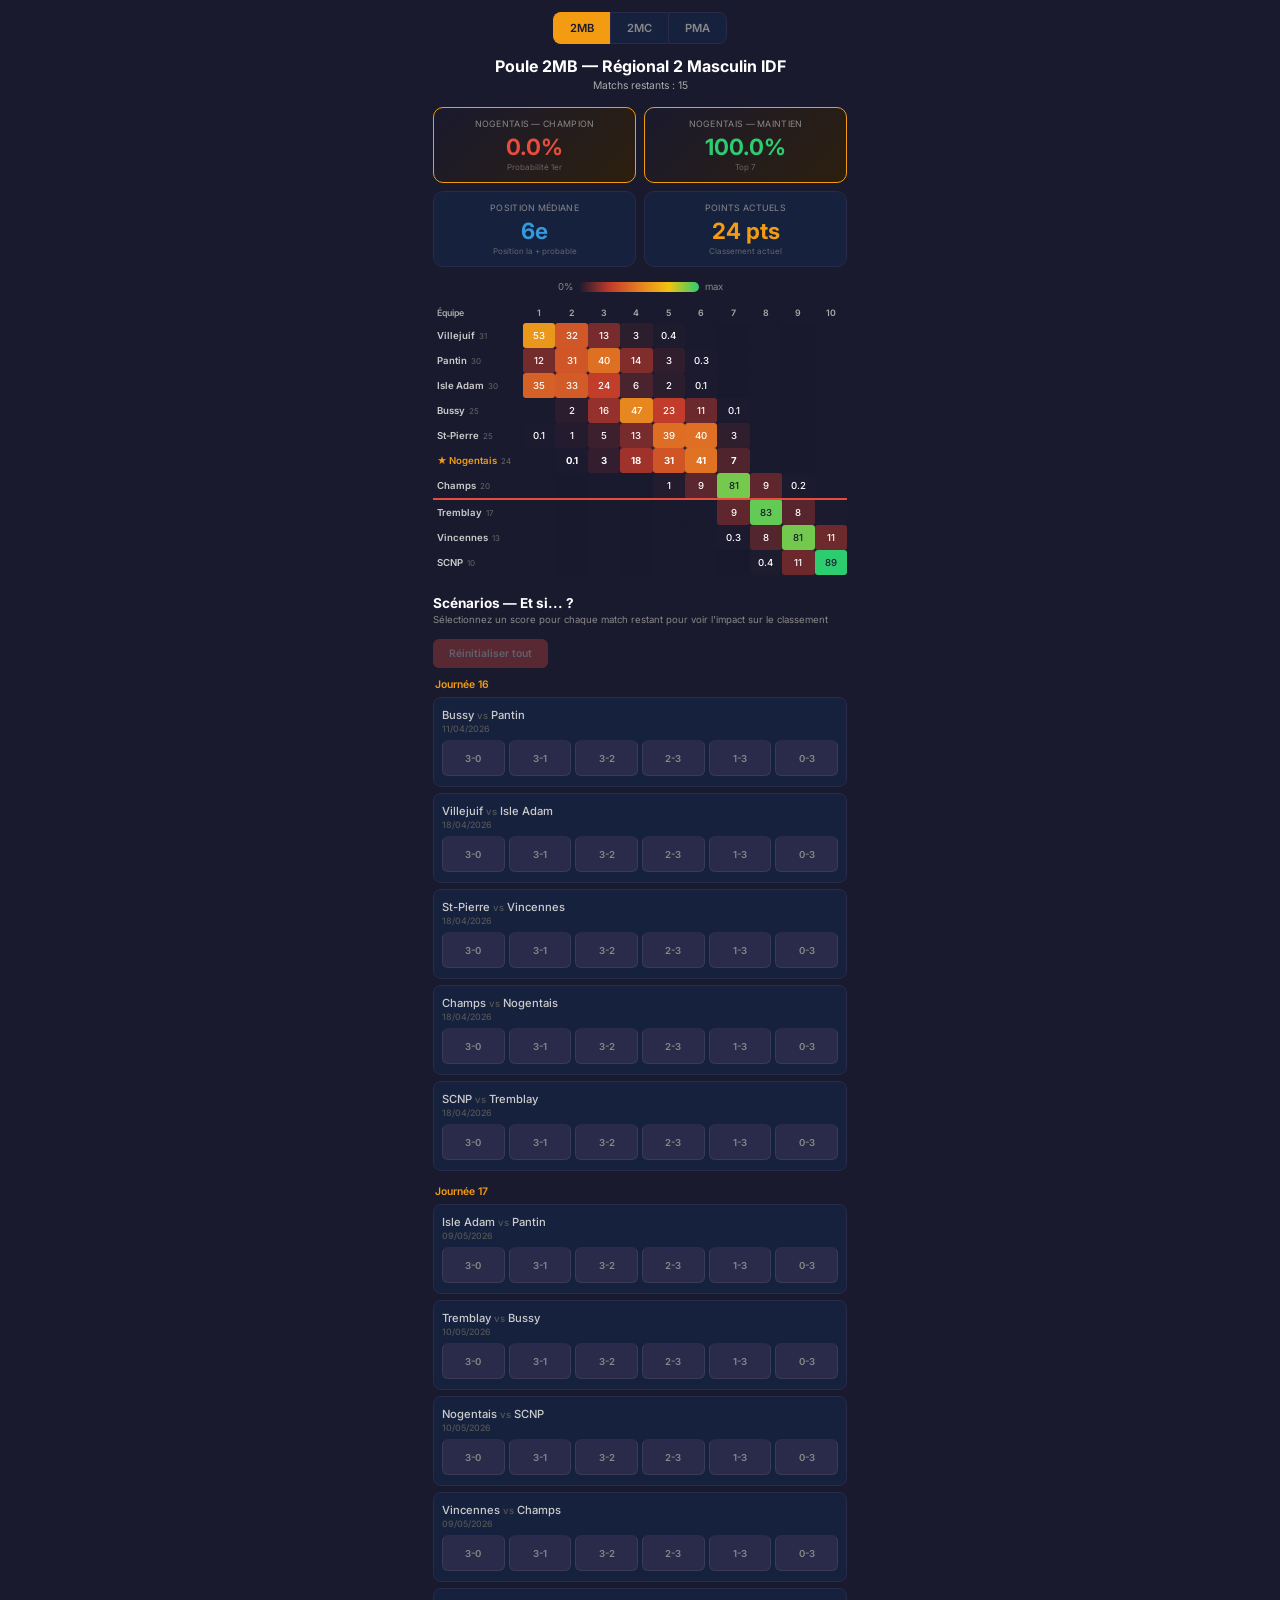
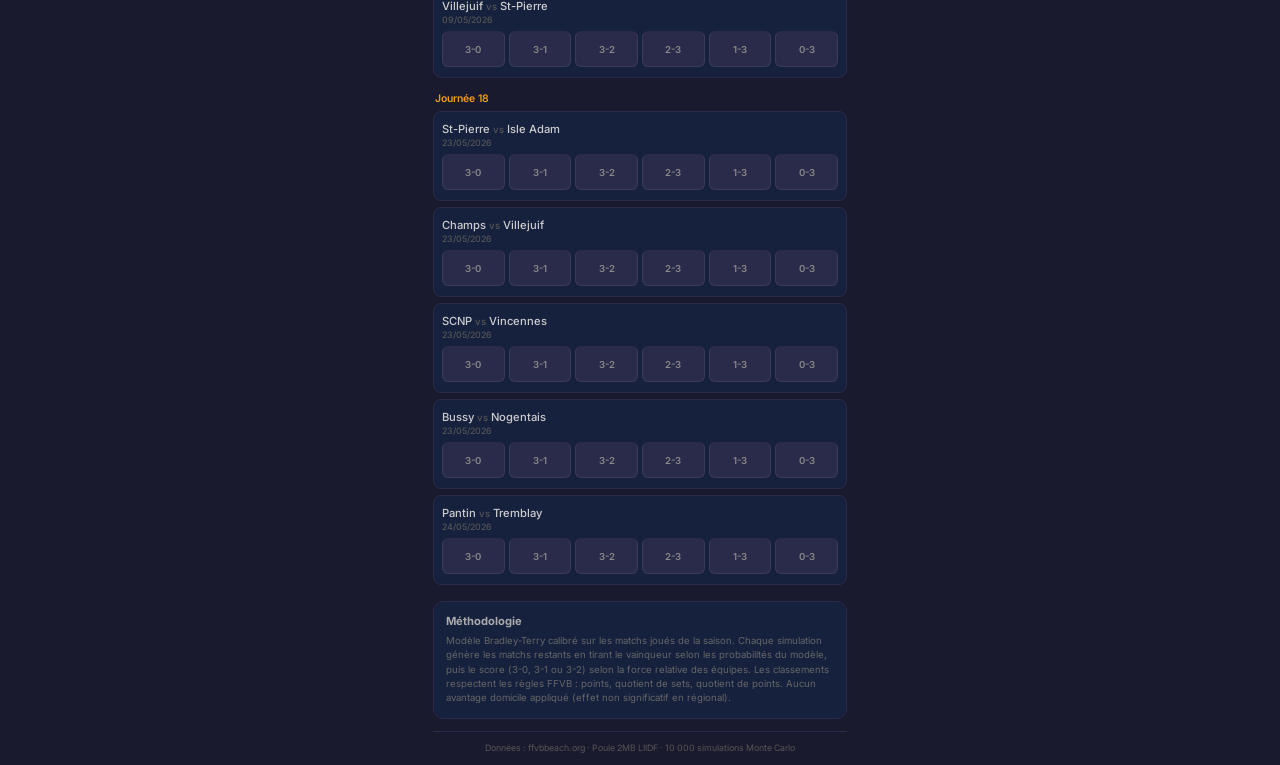
<file: index.html>
<!DOCTYPE html>
<html lang="fr">
<head>
<meta charset="UTF-8">
<meta name="viewport" content="width=device-width, initial-scale=1.0">
<title>Simulation Monte Carlo — Poule 2MB</title>
<link rel="stylesheet" href="css/style.css">
</head>
<body>
<div class="container">
  <nav class="tab-nav">
    <a href="index.html" class="active">2MB</a>
    <a href="2mc.html">2MC</a>
    <a href="pma.html">PMA</a>
  </nav>
  <h1>Poule 2MB — Régional 2 Masculin IDF</h1>
  <div class="subtitle">Chargement...</div>

  <div id="loadingIndicator" class="loading">
    <div class="spinner"></div>
    <div>Simulation en cours...</div>
  </div>

  <div id="mainContent">
    <div class="metrics">
      <div class="metric-card highlight">
        <div class="label">Nogentais — Champion</div>
        <div class="value red" id="nogChamp">—</div>
        <div class="detail">Probabilité 1er</div>
      </div>
      <div class="metric-card highlight">
        <div class="label">Nogentais — Maintien</div>
        <div class="value green" id="nogMaint">—</div>
        <div class="detail">Top 7</div>
      </div>
      <div class="metric-card">
        <div class="label">Position médiane</div>
        <div class="value blue" id="nogMedian">—</div>
        <div class="detail">Position la + probable</div>
      </div>
      <div class="metric-card">
        <div class="label">Points actuels</div>
        <div class="value orange" id="nogPoints">—</div>
        <div class="detail">Classement actuel</div>
      </div>
    </div>

    <div class="legend">
      <span>0%</span>
      <div class="legend-bar"></div>
      <span>max</span>
    </div>

    <div class="heatmap-wrapper">
      <table class="heatmap" id="heatmapTable">
        <thead>
          <tr>
            <th class="team-header">Équipe</th>
            <th class="pos-header">1</th>
            <th class="pos-header">2</th>
            <th class="pos-header">3</th>
            <th class="pos-header">4</th>
            <th class="pos-header">5</th>
            <th class="pos-header">6</th>
            <th class="pos-header">7</th>
            <th class="pos-header">8</th>
            <th class="pos-header">9</th>
            <th class="pos-header">10</th>
          </tr>
        </thead>
        <tbody id="heatmapBody"></tbody>
      </table>
    </div>

    <div class="scenario-section">
      <h2>Scénarios — Et si... ?</h2>
      <div class="scenario-subtitle">Sélectionnez un score pour chaque match restant pour voir l'impact sur le classement</div>
      <button class="scenario-reset-btn" id="scenarioResetBtn" disabled>Réinitialiser tout</button>
      <div id="scenarioContainer"></div>
    </div>

    <div class="methodology">
      <h3>Méthodologie</h3>
      <p>
        Modèle Bradley-Terry calibré sur les matchs joués de la saison.
        Chaque simulation génère les matchs restants en tirant le vainqueur selon les probabilités du modèle,
        puis le score (3-0, 3-1 ou 3-2) selon la force relative des équipes.
        Les classements respectent les règles FFVB : points, quotient de sets, quotient de points.
        Aucun avantage domicile appliqué (effet non significatif en régional).
      </p>
    </div>

    <div class="footer">
      Données : ffvbbeach.org · Poule 2MB LIIDF · 10 000 simulations Monte Carlo
    </div>
  </div>
</div>

<script src="js/simulation.js"></script>
<script src="js/heatmap.js"></script>
<script src="js/scenario.js"></script>
<script src="js/app.js"></script>
</body>
</html>
</file>
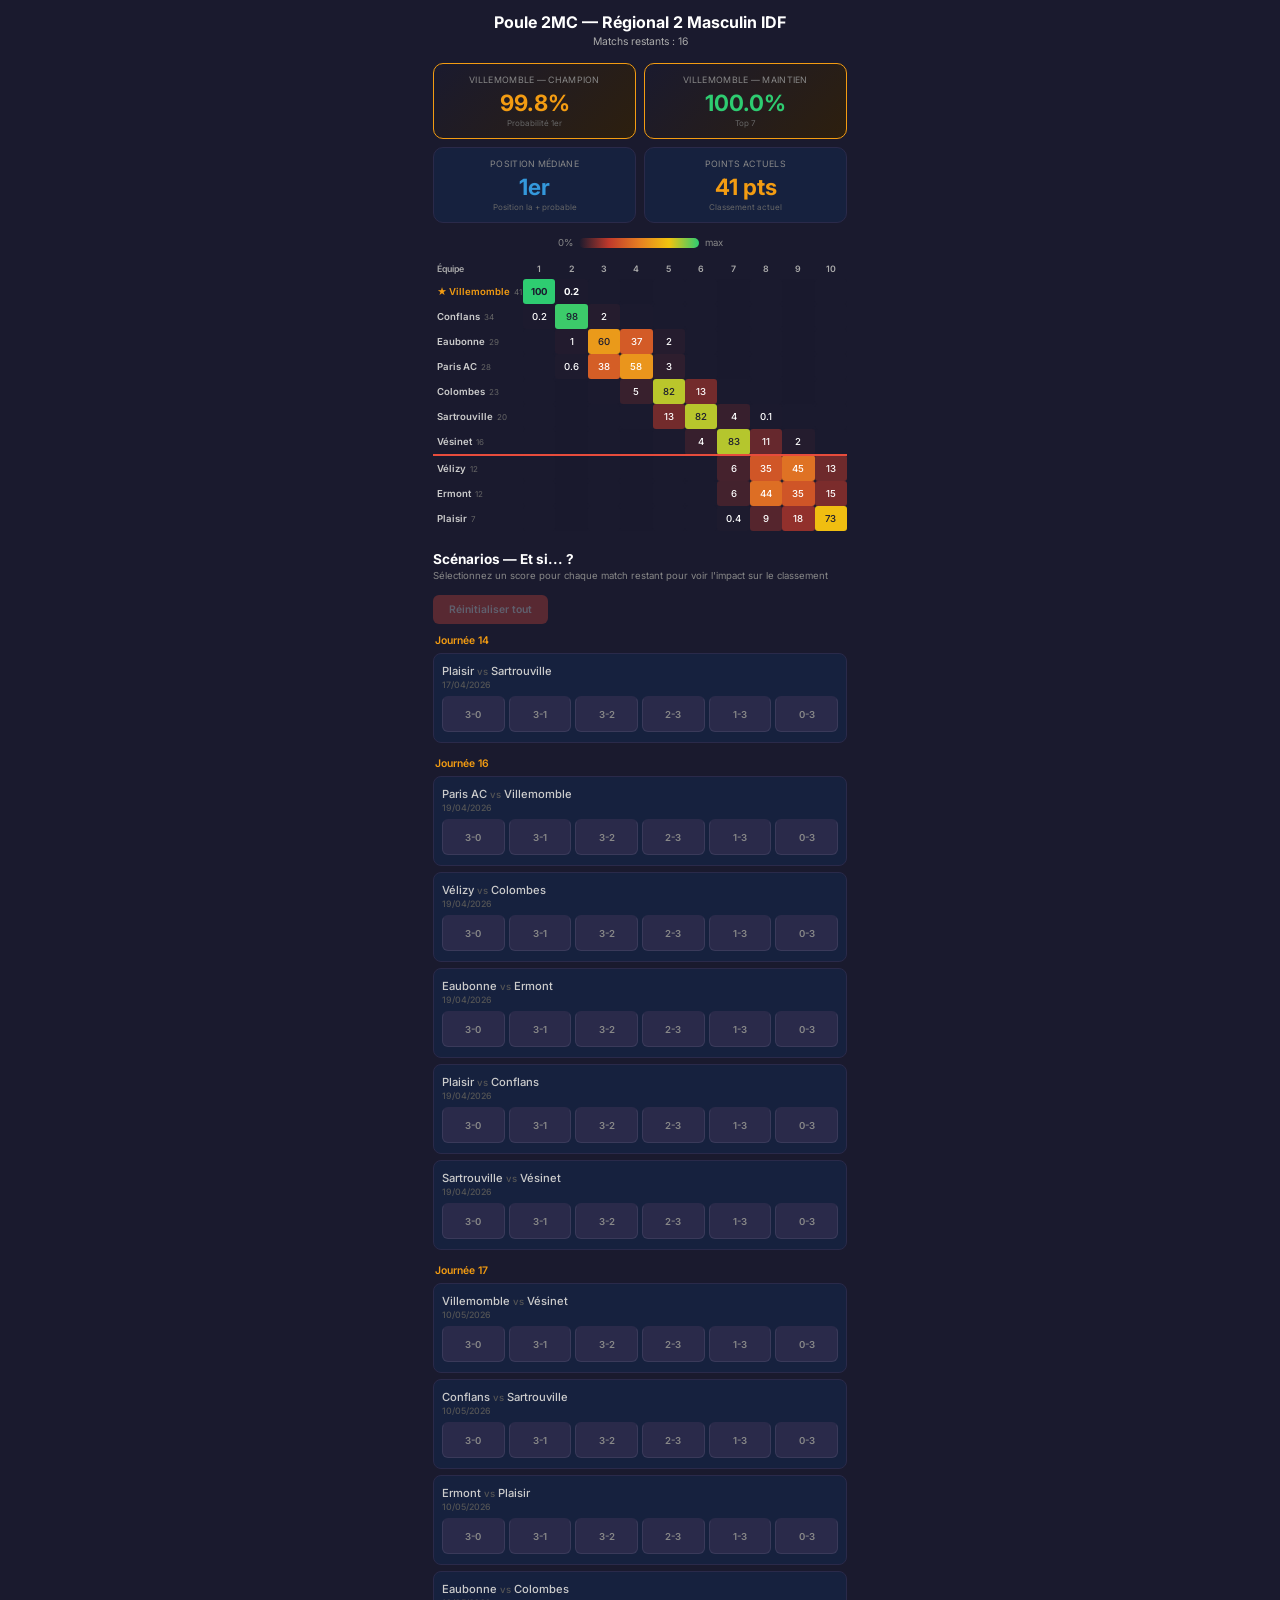
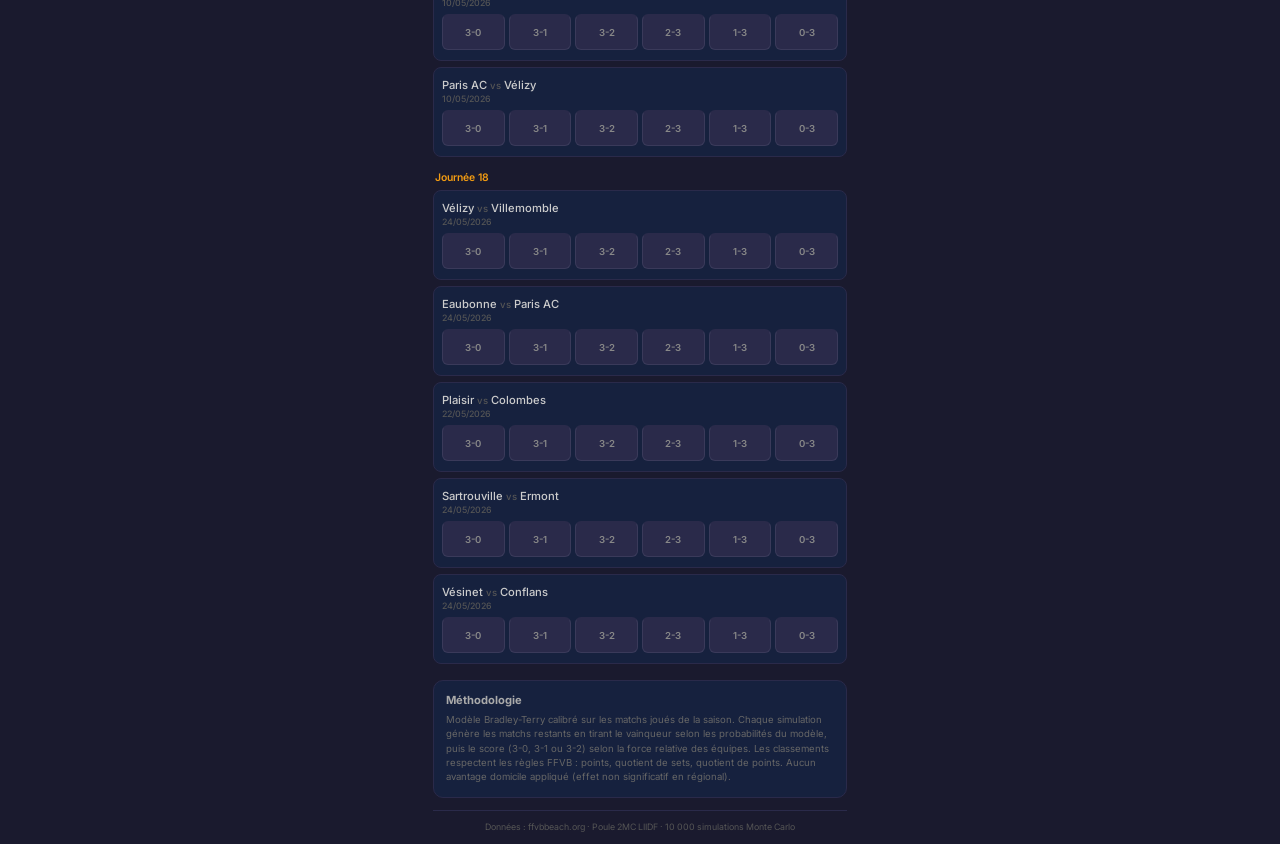
<file: 2mc.html>
<!DOCTYPE html>
<html lang="fr">
<head>
<meta charset="UTF-8">
<meta name="viewport" content="width=device-width, initial-scale=1.0">
<title>Simulation Monte Carlo — Poule 2MC</title>
<link rel="stylesheet" href="css/style.css">
</head>
<body data-poule="data/poule_2mc.json">
<div class="container">
  <h1>Poule 2MC — Régional 2 Masculin IDF</h1>
  <div class="subtitle">Chargement...</div>

  <div id="loadingIndicator" class="loading">
    <div class="spinner"></div>
    <div>Simulation en cours...</div>
  </div>

  <div id="mainContent">
    <div class="metrics">
      <div class="metric-card highlight">
        <div class="label">Villemomble — Champion</div>
        <div class="value red" id="nogChamp">—</div>
        <div class="detail">Probabilité 1er</div>
      </div>
      <div class="metric-card highlight">
        <div class="label">Villemomble — Maintien</div>
        <div class="value green" id="nogMaint">—</div>
        <div class="detail">Top 7</div>
      </div>
      <div class="metric-card">
        <div class="label">Position médiane</div>
        <div class="value blue" id="nogMedian">—</div>
        <div class="detail">Position la + probable</div>
      </div>
      <div class="metric-card">
        <div class="label">Points actuels</div>
        <div class="value orange" id="nogPoints">—</div>
        <div class="detail">Classement actuel</div>
      </div>
    </div>

    <div class="legend">
      <span>0%</span>
      <div class="legend-bar"></div>
      <span>max</span>
    </div>

    <div class="heatmap-wrapper">
      <table class="heatmap" id="heatmapTable">
        <thead>
          <tr>
            <th class="team-header">Équipe</th>
            <th class="pos-header">1</th>
            <th class="pos-header">2</th>
            <th class="pos-header">3</th>
            <th class="pos-header">4</th>
            <th class="pos-header">5</th>
            <th class="pos-header">6</th>
            <th class="pos-header">7</th>
            <th class="pos-header">8</th>
            <th class="pos-header">9</th>
            <th class="pos-header">10</th>
          </tr>
        </thead>
        <tbody id="heatmapBody"></tbody>
      </table>
    </div>

    <div class="scenario-section">
      <h2>Scénarios — Et si... ?</h2>
      <div class="scenario-subtitle">Sélectionnez un score pour chaque match restant pour voir l'impact sur le classement</div>
      <button class="scenario-reset-btn" id="scenarioResetBtn" disabled>Réinitialiser tout</button>
      <div id="scenarioContainer"></div>
    </div>

    <div class="methodology">
      <h3>Méthodologie</h3>
      <p>
        Modèle Bradley-Terry calibré sur les matchs joués de la saison.
        Chaque simulation génère les matchs restants en tirant le vainqueur selon les probabilités du modèle,
        puis le score (3-0, 3-1 ou 3-2) selon la force relative des équipes.
        Les classements respectent les règles FFVB : points, quotient de sets, quotient de points.
        Aucun avantage domicile appliqué (effet non significatif en régional).
      </p>
    </div>

    <div class="footer">
      Données : ffvbbeach.org · Poule 2MC LIIDF · 10 000 simulations Monte Carlo
    </div>
  </div>
</div>

<script src="js/simulation.js"></script>
<script src="js/heatmap.js"></script>
<script src="js/scenario.js"></script>
<script src="js/app.js"></script>
</body>
</html>
</file>
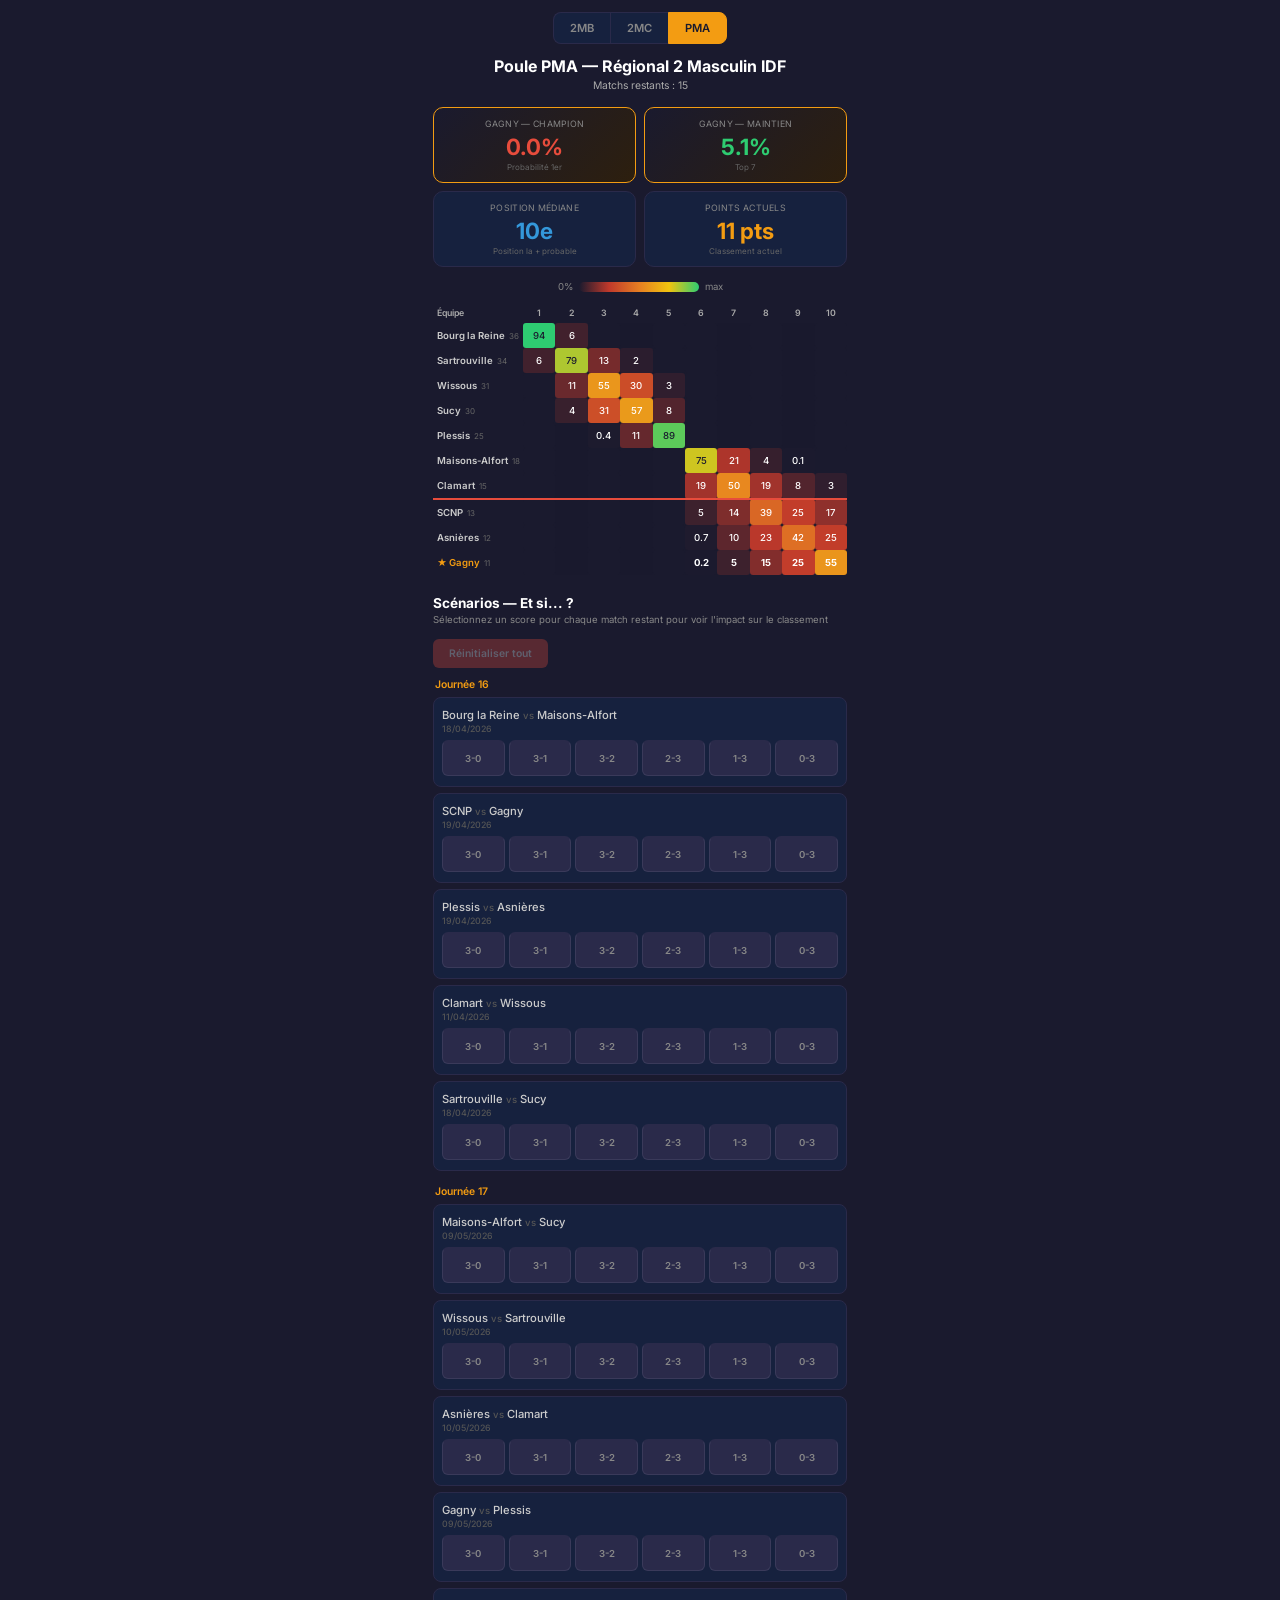
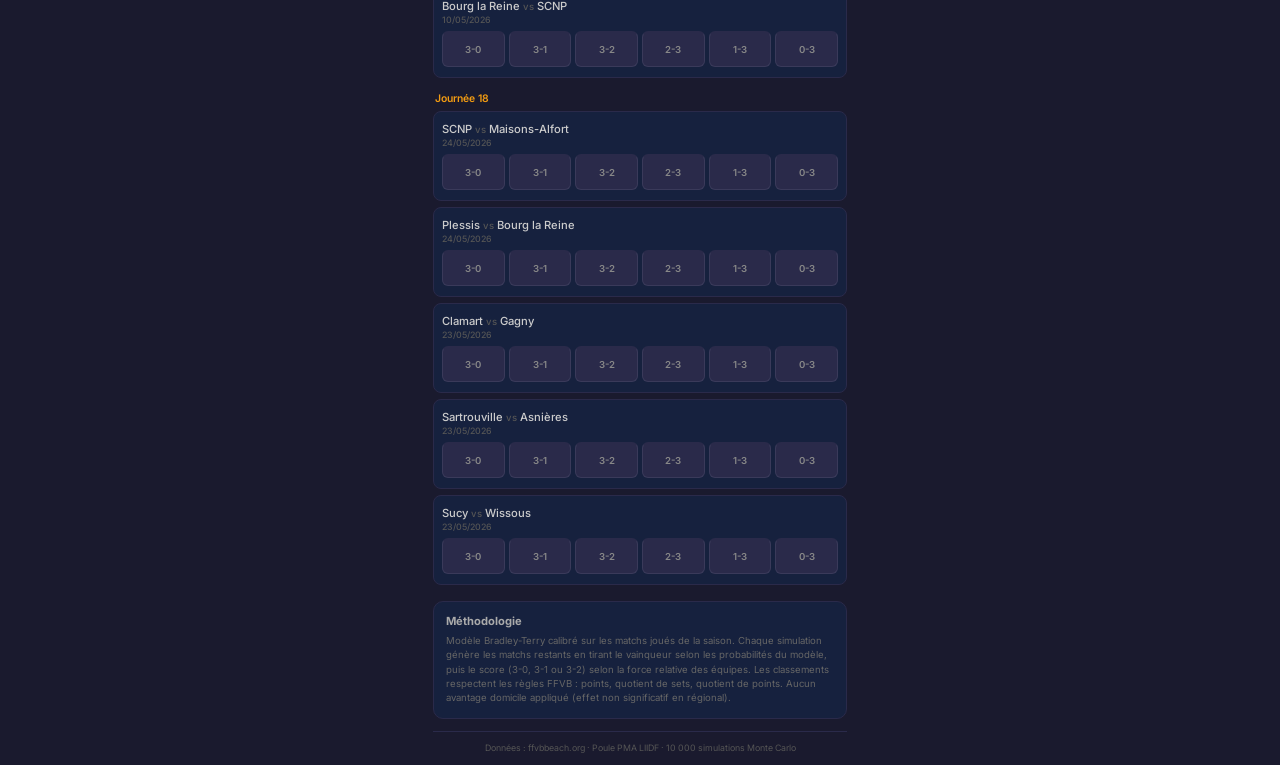
<file: pma.html>
<!DOCTYPE html>
<html lang="fr">
<head>
<meta charset="UTF-8">
<meta name="viewport" content="width=device-width, initial-scale=1.0">
<title>Simulation Monte Carlo — Poule PMA</title>
<link rel="stylesheet" href="css/style.css">
</head>
<body data-poule="data/poule_pma.json">
<div class="container">
  <nav class="tab-nav">
    <a href="index.html">2MB</a>
    <a href="2mc.html">2MC</a>
    <a href="pma.html" class="active">PMA</a>
  </nav>
  <h1>Poule PMA — Pré-Nationale Masculin IDF</h1>
  <div class="subtitle">Chargement...</div>

  <div id="loadingIndicator" class="loading">
    <div class="spinner"></div>
    <div>Simulation en cours...</div>
  </div>

  <div id="mainContent">
    <div class="metrics">
      <div class="metric-card highlight">
        <div class="label">Gagny — Champion</div>
        <div class="value red" id="nogChamp">—</div>
        <div class="detail">Probabilité 1er</div>
      </div>
      <div class="metric-card highlight">
        <div class="label">Gagny — Maintien</div>
        <div class="value green" id="nogMaint">—</div>
        <div class="detail">Top 7</div>
      </div>
      <div class="metric-card">
        <div class="label">Position médiane</div>
        <div class="value blue" id="nogMedian">—</div>
        <div class="detail">Position la + probable</div>
      </div>
      <div class="metric-card">
        <div class="label">Points actuels</div>
        <div class="value orange" id="nogPoints">—</div>
        <div class="detail">Classement actuel</div>
      </div>
    </div>

    <div class="legend">
      <span>0%</span>
      <div class="legend-bar"></div>
      <span>max</span>
    </div>

    <div class="heatmap-wrapper">
      <table class="heatmap" id="heatmapTable">
        <thead>
          <tr>
            <th class="team-header">Équipe</th>
            <th class="pos-header">1</th>
            <th class="pos-header">2</th>
            <th class="pos-header">3</th>
            <th class="pos-header">4</th>
            <th class="pos-header">5</th>
            <th class="pos-header">6</th>
            <th class="pos-header">7</th>
            <th class="pos-header">8</th>
            <th class="pos-header">9</th>
            <th class="pos-header">10</th>
          </tr>
        </thead>
        <tbody id="heatmapBody"></tbody>
      </table>
    </div>

    <div class="scenario-section">
      <h2>Scénarios — Et si... ?</h2>
      <div class="scenario-subtitle">Sélectionnez un score pour chaque match restant pour voir l'impact sur le classement</div>
      <button class="scenario-reset-btn" id="scenarioResetBtn" disabled>Réinitialiser tout</button>
      <div id="scenarioContainer"></div>
    </div>

    <div class="methodology">
      <h3>Méthodologie</h3>
      <p>
        Modèle Bradley-Terry calibré sur les matchs joués de la saison.
        Chaque simulation génère les matchs restants en tirant le vainqueur selon les probabilités du modèle,
        puis le score (3-0, 3-1 ou 3-2) selon la force relative des équipes.
        Les classements respectent les règles FFVB : points, quotient de sets, quotient de points.
        Aucun avantage domicile appliqué (effet non significatif en régional).
      </p>
    </div>

    <div class="footer">
      Données : ffvbbeach.org · Poule PMA LIIDF · 10 000 simulations Monte Carlo
    </div>
  </div>
</div>

<script src="js/simulation.js"></script>
<script src="js/heatmap.js"></script>
<script src="js/scenario.js"></script>
<script src="js/app.js"></script>
</body>
</html>
</file>
<file: css/style.css>
@import url('https://fonts.googleapis.com/css2?family=Inter:wght@400;500;600;700&display=swap');

* { margin: 0; padding: 0; box-sizing: border-box; }

body {
  font-family: 'Inter', sans-serif;
  background: #1a1a2e;
  color: #e0e0e0;
  padding: 12px 8px;
  min-height: 100vh;
  -webkit-text-size-adjust: 100%;
  max-width: 430px;
  margin: 0 auto;
}

/* Tab navigation */
.tab-nav {
  display: flex;
  justify-content: center;
  gap: 0;
  margin-bottom: 12px;
}

.tab-nav a {
  padding: 8px 16px;
  font-size: 0.7rem;
  font-weight: 600;
  color: #888;
  text-decoration: none;
  border: 1px solid #2a2a4a;
  background: #16213e;
  transition: all 0.15s;
  -webkit-tap-highlight-color: transparent;
}

.tab-nav a:first-child {
  border-radius: 8px 0 0 8px;
}

.tab-nav a:last-child {
  border-radius: 0 8px 8px 0;
}

.tab-nav a:not(:last-child) {
  border-right: none;
}

.tab-nav a.active {
  background: #f39c12;
  color: #1a1a2e;
  border-color: #f39c12;
}

.tab-nav a:not(.active):active {
  background: #2a2a4a;
}

h1 {
  text-align: center;
  font-size: 1rem;
  font-weight: 700;
  margin-bottom: 2px;
  color: #fff;
  line-height: 1.3;
}

.subtitle {
  text-align: center;
  font-size: 0.65rem;
  color: #aaa;
  margin-bottom: 14px;
  line-height: 1.4;
}

/* Loading spinner */
.loading {
  text-align: center;
  padding: 30px;
  color: #888;
  font-size: 0.75rem;
}

.loading .spinner {
  display: inline-block;
  width: 28px;
  height: 28px;
  border: 3px solid #2a2a4a;
  border-top-color: #f39c12;
  border-radius: 50%;
  animation: spin 0.8s linear infinite;
  margin-bottom: 10px;
}

@keyframes spin {
  to { transform: rotate(360deg); }
}

/* Metrics cards — 2x2 grid */
.metrics {
  display: grid;
  grid-template-columns: 1fr 1fr;
  gap: 8px;
  margin-bottom: 14px;
}

.metric-card {
  background: #16213e;
  border-radius: 10px;
  padding: 10px 8px;
  text-align: center;
  border: 1px solid #2a2a4a;
}

.metric-card.highlight {
  border-color: #f39c12;
  background: linear-gradient(135deg, #1a1a2e, #2d1f0e);
}

.metric-card .label {
  font-size: 0.55rem;
  text-transform: uppercase;
  letter-spacing: 0.3px;
  color: #888;
  margin-bottom: 4px;
}

.metric-card .value {
  font-size: 1.4rem;
  font-weight: 700;
}

.metric-card .value.green { color: #2ecc71; }
.metric-card .value.red { color: #e74c3c; }
.metric-card .value.orange { color: #f39c12; }
.metric-card .value.blue { color: #3498db; }

.metric-card .detail {
  font-size: 0.5rem;
  color: #666;
  margin-top: 2px;
}

/* Legend */
.legend {
  display: flex;
  align-items: center;
  justify-content: center;
  gap: 6px;
  margin: 10px 0;
  font-size: 0.6rem;
  color: #888;
}

.legend-bar {
  width: 120px;
  height: 10px;
  border-radius: 5px;
  background: linear-gradient(to right, #1a1a2e, #c0392b, #e67e22, #f1c40f, #2ecc71);
}

/* Heatmap */
.heatmap-wrapper {
  overflow-x: auto;
  -webkit-overflow-scrolling: touch;
  margin-bottom: 16px;
}

table.heatmap {
  border-collapse: collapse;
  width: 100%;
  table-layout: fixed;
}

table.heatmap th {
  padding: 5px 1px;
  font-size: 0.55rem;
  font-weight: 600;
  color: #aaa;
  text-align: center;
  white-space: nowrap;
}

table.heatmap th.team-header {
  text-align: left;
  padding-left: 4px;
  width: 90px;
}

table.heatmap th.pos-header {
  /* auto width from table-layout: fixed */
}

table.heatmap td {
  padding: 7px 1px;
  text-align: center;
  font-size: 0.6rem;
  font-weight: 500;
}

table.heatmap td.team-cell {
  text-align: left;
  padding-left: 4px;
  font-weight: 600;
  font-size: 0.6rem;
  background: transparent !important;
  color: #ccc;
  white-space: nowrap;
  overflow: hidden;
  text-overflow: ellipsis;
}

table.heatmap td.team-cell .pts {
  font-weight: 400;
  color: #666;
  font-size: 0.5rem;
  margin-left: 2px;
}

table.heatmap td.team-cell.nogentais {
  color: #f39c12;
}

tr.relegation-line td {
  border-bottom: 2px solid #e74c3c !important;
}

/* Scenario section (V3) */
.scenario-section {
  margin-top: 20px;
}

.scenario-section h2 {
  font-size: 0.85rem;
  font-weight: 700;
  color: #fff;
  margin-bottom: 2px;
}

.scenario-section .scenario-subtitle {
  font-size: 0.6rem;
  color: #888;
  margin-bottom: 12px;
  line-height: 1.4;
}

.scenario-reset-btn {
  display: inline-block;
  background: #e74c3c;
  color: #fff;
  border: none;
  border-radius: 6px;
  padding: 8px 16px;
  font-size: 0.65rem;
  font-weight: 600;
  cursor: pointer;
  margin-bottom: 10px;
  font-family: 'Inter', sans-serif;
  -webkit-tap-highlight-color: transparent;
}

.scenario-reset-btn:active {
  background: #c0392b;
}

.scenario-reset-btn:disabled {
  opacity: 0.3;
}

/* Match rows grouped by journee */
.journee-group {
  margin-bottom: 14px;
}

.journee-label {
  font-size: 0.65rem;
  font-weight: 600;
  color: #f39c12;
  margin-bottom: 6px;
  padding-left: 2px;
}

.match-row {
  display: flex;
  flex-direction: column;
  gap: 6px;
  padding: 10px 8px;
  background: #16213e;
  border-radius: 8px;
  margin-bottom: 6px;
  border: 1px solid #2a2a4a;
}

.match-row.has-selection {
  border-color: #f39c12;
  background: linear-gradient(135deg, #16213e, #2d1f0e);
}

.match-teams {
  font-size: 0.7rem;
  font-weight: 500;
}

.match-teams .home { color: #ccc; }
.match-teams .vs { color: #555; font-size: 0.6rem; margin: 0 3px; }
.match-teams .away { color: #ccc; }
.match-teams .date-info { display: block; font-size: 0.55rem; color: #555; margin-top: 1px; }

.score-buttons {
  display: flex;
  gap: 4px;
}

.score-btn {
  flex: 1;
  background: #2a2a4a;
  color: #888;
  border: 1px solid #3a3a5a;
  border-radius: 6px;
  padding: 8px 0;
  font-size: 0.6rem;
  font-weight: 600;
  cursor: pointer;
  font-family: 'Inter', sans-serif;
  text-align: center;
  transition: all 0.1s;
  -webkit-tap-highlight-color: transparent;
  min-height: 36px;
}

.score-btn:active {
  transform: scale(0.95);
}

.score-btn.selected {
  background: #f39c12;
  color: #1a1a2e;
  border-color: #f39c12;
}

.score-btn.home-win {
  border-top: 2px solid transparent;
}

.score-btn.away-win {
  border-top: 2px solid transparent;
}

.score-btn.selected.home-win {
  background: #2ecc71;
  border-color: #2ecc71;
  color: #1a1a2e;
}

.score-btn.selected.away-win {
  background: #e74c3c;
  border-color: #e74c3c;
  color: #fff;
}

/* Methodology */
.methodology {
  background: #16213e;
  border-radius: 10px;
  padding: 12px;
  margin-top: 16px;
  border: 1px solid #2a2a4a;
}

.methodology h3 {
  font-size: 0.7rem;
  color: #aaa;
  margin-bottom: 6px;
}

.methodology p {
  font-size: 0.6rem;
  color: #666;
  line-height: 1.5;
}

/* Footer */
.footer {
  text-align: center;
  font-size: 0.55rem;
  color: #555;
  margin-top: 12px;
  padding-top: 10px;
  border-top: 1px solid #2a2a4a;
}
</file>
